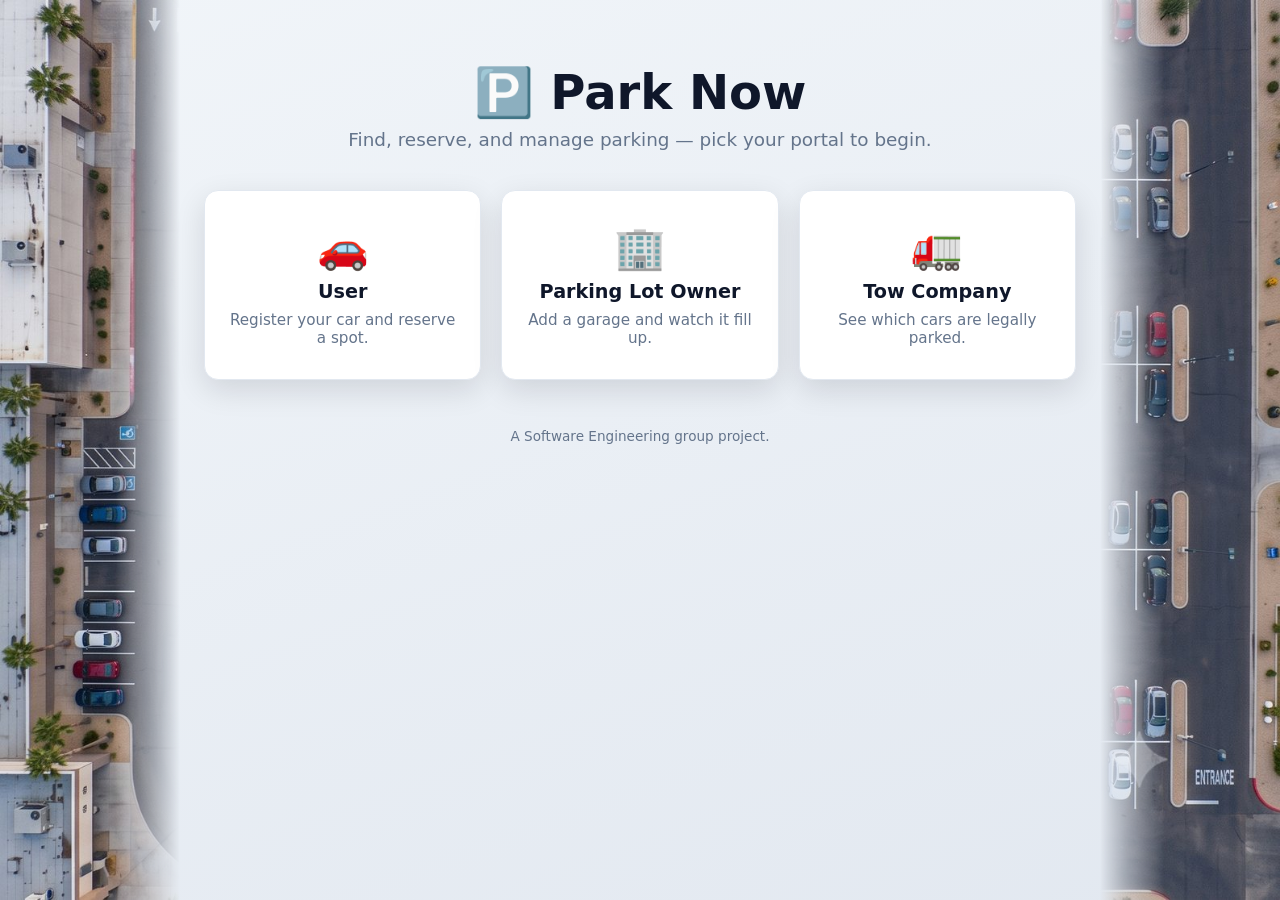
<file: index.html>
<!doctype html>
<html lang="en">

<head>
  <meta charset="utf-8" />
  <meta name="viewport" content="width=device-width, initial-scale=1" />
  <title>Park Now — Smart Parking</title>
  <link rel="stylesheet" href="css/styles.css" />
</head>

<body>
  <main class="container hero">
    <h1 class="logo">🅿️ Park Now</h1>
    <p class="tagline">Find, reserve, and manage parking — pick your portal to begin.</p>

    <div class="portal-grid">
      <a class="portal-card" href="user.html">
        <span class="portal-icon">🚗</span>
        <span class="portal-title">User</span>
        <span class="portal-desc">Register your car and reserve a spot.</span>
      </a>

      <a class="portal-card" href="owner.html">
        <span class="portal-icon">🏢</span>
        <span class="portal-title">Parking Lot Owner</span>
        <span class="portal-desc">Add a garage and watch it fill up.</span>
      </a>

      <a class="portal-card" href="tow.html">
        <span class="portal-icon">🚛</span>
        <span class="portal-title">Tow Company</span>
        <span class="portal-desc">See which cars are legally parked.</span>
      </a>
    </div>

    <p class="footnote">A Software Engineering group project.</p>
  </main>
</body>

</html>
</file>
<file: css/styles.css>
/* =====================================================================
   Park Now — shared styles. Plain CSS, no build step.
   ===================================================================== */

:root {
  --bg: #0f172a;
  --bg-soft: #1e293b;
  --card: #ffffff;
  --ink: #0f172a;
  --muted: #64748b;
  --line: #e2e8f0;
  --brand: #2563eb;
  --brand-dark: #1d4ed8;
  --ok: #16a34a;
  --ok-bg: #dcfce7;
  --err: #dc2626;
  --err-bg: #fee2e2;
  --full: #b45309;
  --full-bg: #fef3c7;
  --radius: 14px;
  --shadow: 0 10px 30px rgba(2, 6, 23, 0.12);
  --content-width: 920px;
}

* { box-sizing: border-box; }

body {
  margin: 0;
  font-family: system-ui, -apple-system, "Segoe UI", Roboto, sans-serif;
  color: var(--ink);
  background: linear-gradient(160deg, #f1f5f9 0%, #e2e8f0 100%);
  min-height: 100vh;
}

.container { max-width: var(--content-width); margin: 0 auto; padding: 24px; }
.hidden { display: none !important; }
.muted { color: var(--muted); }
.mono { font-family: ui-monospace, "Cascadia Code", Menlo, Consolas, monospace; }
.grow { flex: 1; }

/* ---------- Landing page ---------- */
.hero { text-align: center; padding-top: 64px; }
.logo { font-size: 3rem; margin: 0; }
.tagline { color: var(--muted); font-size: 1.15rem; margin: 8px 0 40px; }

.portal-grid {
  display: grid;
  grid-template-columns: repeat(auto-fit, minmax(230px, 1fr));
  gap: 20px;
}
.portal-card {
  display: flex;
  flex-direction: column;
  align-items: center;
  gap: 8px;
  padding: 32px 20px;
  background: var(--card);
  border: 1px solid var(--line);
  border-radius: var(--radius);
  box-shadow: var(--shadow);
  text-decoration: none;
  color: var(--ink);
  transition: transform 0.12s ease, box-shadow 0.12s ease;
}
.portal-card:hover { transform: translateY(-4px); box-shadow: 0 16px 40px rgba(2, 6, 23, 0.18); }
.portal-icon { font-size: 2.6rem; }
.portal-title { font-weight: 700; font-size: 1.2rem; }
.portal-desc { color: var(--muted); text-align: center; font-size: 0.95rem; }
.footnote { margin-top: 48px; color: var(--muted); font-size: 0.85rem; }

/* ---------- Top bar (portal pages) ---------- */
.topbar {
  display: flex;
  align-items: center;
  justify-content: space-between;
  padding: 14px 24px;
  background: var(--bg);
  color: #fff;
}
.brand { color: #fff; text-decoration: none; font-weight: 700; font-size: 1.1rem; }
.whoami { display: flex; align-items: center; gap: 12px; font-size: 0.9rem; }
.btn-link {
  background: none; border: 1px solid rgba(255, 255, 255, 0.4);
  color: #fff; padding: 4px 10px; border-radius: 8px; cursor: pointer;
}
.btn-link:hover { background: rgba(255, 255, 255, 0.12); }

/* ---------- Cards & layout ---------- */
.card {
  background: var(--card);
  border: 1px solid var(--line);
  border-radius: var(--radius);
  box-shadow: var(--shadow);
  padding: 22px;
  margin-bottom: 22px;
}
.card h2 { margin-top: 0; }
.hint { color: var(--muted); margin-top: -6px; }

.row { display: flex; flex-wrap: wrap; gap: 10px; align-items: flex-end; }
.row > label { display: flex; flex-direction: column; gap: 4px; font-size: 0.85rem; color: var(--muted); }

/* ---------- Forms ---------- */
input, select, textarea {
  font: inherit;
  padding: 10px 12px;
  border: 1px solid var(--line);
  border-radius: 10px;
  background: #fff;
  color: var(--ink);
  min-width: 0;
}
textarea { resize: vertical; }
input:focus, select:focus, textarea:focus { outline: 2px solid var(--brand); border-color: var(--brand); }

.btn {
  font: inherit;
  font-weight: 600;
  padding: 10px 16px;
  border: none;
  border-radius: 10px;
  background: var(--brand);
  color: #fff;
  cursor: pointer;
  text-decoration: none;   /* the <a class="btn"> variants (Edit / Add New Vehicle) are otherwise underlined */
  display: inline-block;
  transition: background 0.12s ease;
}
.btn:hover { background: var(--brand-dark); }
.btn:disabled { opacity: 0.5; cursor: not-allowed; }
.btn-ghost { background: #eef2ff; color: var(--brand-dark); }
.btn-ghost:hover { background: #e0e7ff; }

/* ---------- Lists ---------- */
ul.list { list-style: none; padding: 0; margin: 12px 0 0; }
.list-row {
  display: flex;
  align-items: center;
  gap: 12px;
  padding: 12px 4px;
  border-bottom: 1px solid var(--line);
}
.list-row:last-child { border-bottom: none; }

/* A garage row on the user portal: click it to price the booking banner for that
   garage (rates are per-garage, so a single figure up top would otherwise be a guess). */
.garage-row { cursor: pointer; border-left: 3px solid transparent; padding-left: 8px; }
.garage-row:hover { background: #f8fafc; }
.garage-row.is-selected {
  border-left-color: var(--brand);
  background: #eff6ff;
}

.badge {
  font-size: 0.85rem;
  font-weight: 600;
  padding: 4px 10px;
  border-radius: 999px;
  background: var(--ok-bg);
  color: var(--ok);
  white-space: nowrap;
}
.badge-full { background: var(--full-bg); color: var(--full); }

/* ---------- Messages ---------- */
.msg { margin: 12px 0 0; font-weight: 600; min-height: 1.2em; }
.msg.success { color: var(--ok); }
.msg.error, .error { color: var(--err); }

/* ---------- Table (tow portal) ---------- */
table { width: 100%; border-collapse: collapse; margin-top: 12px; }
th, td { text-align: left; padding: 10px 8px; border-bottom: 1px solid var(--line); }
th { color: var(--muted); font-size: 0.8rem; text-transform: uppercase; letter-spacing: 0.04em; }

.grid-2 { display: grid; grid-template-columns: repeat(auto-fit, minmax(140px, 1fr)); gap: 10px; }

/* ---------- Garage simulation (spot map) ---------- */
.row label.check { flex-direction: row; align-items: center; gap: 6px; color: var(--ink); }

.lot-summary { font-weight: 600; margin: 16px 0 8px; }

.legend { display: flex; flex-wrap: wrap; gap: 16px; font-size: 0.85rem; color: var(--muted); }
.legend-item { display: flex; align-items: center; gap: 6px; }
.legend-swatch { width: 14px; height: 14px; border-radius: 4px; border: 1px solid var(--line); }
.legend-swatch.available { background: var(--ok-bg); }
.legend-swatch.occupied { background: var(--full-bg); }

.lot-grid {
  display: grid;
  grid-template-columns: repeat(auto-fill, minmax(72px, 1fr));
  gap: 10px;
  margin-top: 14px;
}
.spot {
  aspect-ratio: 1;
  border: 1px solid var(--line);
  border-radius: 10px;
  display: flex;
  flex-direction: column;
  align-items: center;
  justify-content: center;
  gap: 2px;
  font-weight: 600;
  overflow: hidden;
}
.spot.available { background: var(--ok-bg); color: var(--ok); }
.spot.occupied { background: var(--full-bg); color: var(--full); }
.spot-num { font-size: 1rem; }
.spot-plate { font-size: 0.7rem; opacity: 0.9; }

/* Real-lot layout: rows of aisles, odds one side / evens the other. */
.lot { display: flex; flex-direction: column; gap: 20px; margin-top: 14px; }
.lot-row { display: flex; align-items: center; gap: 14px; }
.row-label {
  flex: 0 0 1.6em;
  font-size: 1.4rem;
  font-weight: 700;
  color: var(--muted);
  text-align: center;
}
.row-lanes { display: flex; flex-direction: column; gap: 6px; }
/* One aisle = one line of spots; the .map-viewport scrolls sideways for big rows. */
.lane { display: flex; flex-wrap: nowrap; gap: 8px; }
.aisle { border-top: 2px dashed var(--line); margin: 2px 0; }
.lot-row .spot { width: 64px; height: 56px; aspect-ratio: auto; flex: 0 0 auto; }
.lot-row .spot-num { font-size: 0.9rem; }

/* Divider between levels in a multi-floor garage. */
.floor-heading {
  font-weight: 700;
  font-size: 1.05rem;
  color: var(--ink);
  margin: 6px 0 2px;
  padding-bottom: 4px;
  border-bottom: 2px solid var(--line);
}

/* ---------- Canvas garage map ---------- */
/* Fixed-height camera window; pan/zoom happen on the canvas, not via scrolling. */
.map-viewport {
  margin-top: 12px;
  height: 70vh;
  overflow: hidden;
  position: relative;
  border: 1px solid var(--line);
  border-radius: var(--radius);
  background: #141414;
  touch-action: none;          /* the canvas handles pan/zoom itself */
}
.map-stage { display: flex; height: 100%; }
.map-canvas { display: block; cursor: grab; }
.map-canvas.grabbing { cursor: grabbing; }

/* Floor rail: a scrollable column of clickable floor "slabs" (the elevator). */
.floor-rail {
  flex: 0 0 auto;
  width: 168px;
  overflow-y: auto;
  padding: 8px;
  background: #0b0b0b;
  border-right: 1px solid #333;
  display: flex;
  flex-direction: column;
  gap: 10px;
}
.floor-slab {
  border: 2px solid transparent;
  border-bottom: 5px solid #555;   /* grey slab edge = 3D thickness */
  border-radius: 6px;
  background: #141414;
  padding: 4px;
  cursor: pointer;
  display: flex;
  flex-direction: column;
  align-items: center;
  gap: 3px;
}
.floor-slab:hover { border-color: #666; }
.floor-slab.active { border-color: var(--line); border-bottom-color: var(--line); }
.floor-thumb { display: block; width: 100%; height: auto; image-rendering: pixelated; }
.floor-cap { color: #ffde3a; font-weight: 700; font-size: 0.8rem; }

/* Hover tooltip — a DOM overlay so text stays crisp over the canvas. */
.map-tooltip {
  position: absolute;
  pointer-events: none;
  z-index: 5;
  max-width: 260px;
  background: #0f172a;
  color: #fff;
  padding: 6px 8px;
  border-radius: 8px;
  font-size: 0.8rem;
  box-shadow: var(--shadow);
}

/* Screen-reader-only occupied-spot list (a canvas is opaque to assistive tech). */
.sr-only {
  position: absolute; width: 1px; height: 1px; padding: 0; margin: -1px;
  overflow: hidden; clip: rect(0 0 0 0); white-space: nowrap; border: 0;
}

.map-notice { color: var(--muted); font-weight: 600; padding: 8px; }

/* Phones: a 168px side rail leaves the map too narrow. Flip the rail to a
   horizontal filmstrip below the canvas so the map gets the full width.
   js/garageMap.js resize() detects the column layout and sizes the canvas to
   the remaining height. */
@media (max-width: 640px) {
  .map-viewport { height: 72vh; }
  .map-stage { flex-direction: column-reverse; }   /* canvas on top, rail below */
  .map-canvas { flex: 0 0 auto; }
  .floor-rail {
    width: auto;
    flex-direction: row;
    overflow-x: auto;
    overflow-y: hidden;
    border-right: none;
    border-top: 1px solid #333;
    padding: 6px;
    gap: 8px;
    touch-action: pan-x;          /* swipe through floors without hijacking the map */
  }
  .floor-slab { flex: 0 0 auto; width: 88px; }   /* compact, fixed-width slabs */
}

/* =====================================================================
   Desktop side decoration — an aerial parking-lot photo (parking_lot.jpg)
   filling the empty left/right margins. The width is fluid (calc off the
   real margin), so the panels shrink as the window narrows; the inner edge
   is masked to a soft fade, which also makes thin slivers vanish on their
   own. Hidden outright on phones — this only fills desktop edge space and
   never affects layout.
   ===================================================================== */
body::before,
body::after {
  content: "";
  position: fixed;
  top: 0;
  bottom: 0;
  width: calc((100vw - var(--content-width)) / 2);  /* one empty margin */
  z-index: -1;                 /* behind header + content, above body gradient */
  pointer-events: none;
  /* Aerial parking-lot photo, scaled to cover each side panel. */
  background: url("../parking_lot.jpg") center center / cover no-repeat;
}
/* Each panel sits at its viewport edge; the inner edge fades into the page. */
body::before {
  left: 0;
  background-position: left center;   /* show the left slice of the photo */
  -webkit-mask-image: linear-gradient(to left, transparent 0, #000 64px);
          mask-image: linear-gradient(to left, transparent 0, #000 64px);
}
body::after {
  right: 0;
  background-position: right center;   /* show the right slice of the photo */
  -webkit-mask-image: linear-gradient(to right, transparent 0, #000 64px);
          mask-image: linear-gradient(to right, transparent 0, #000 64px);
}

/* Phones: no room for edge decoration — remove it entirely. */
@media (max-width: 768px) {
  body::before,
  body::after { display: none; }
}
</file>
